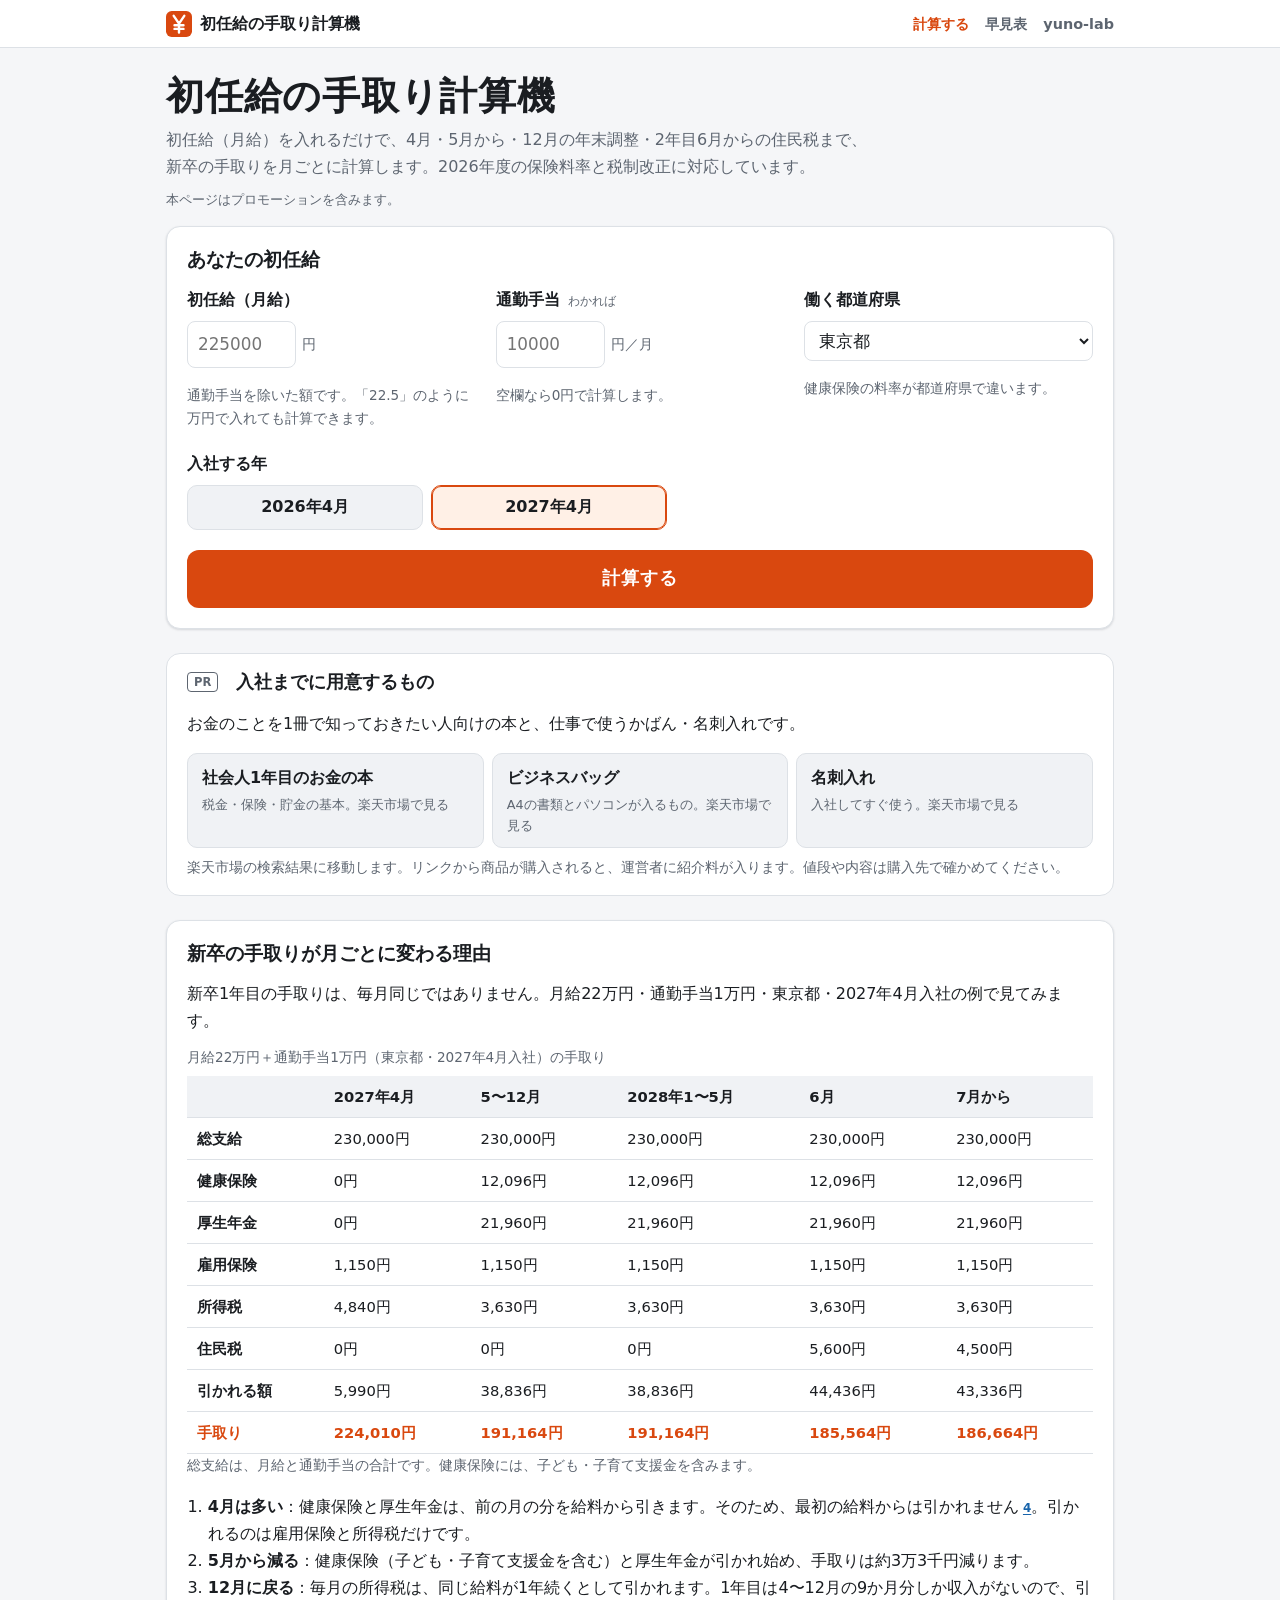
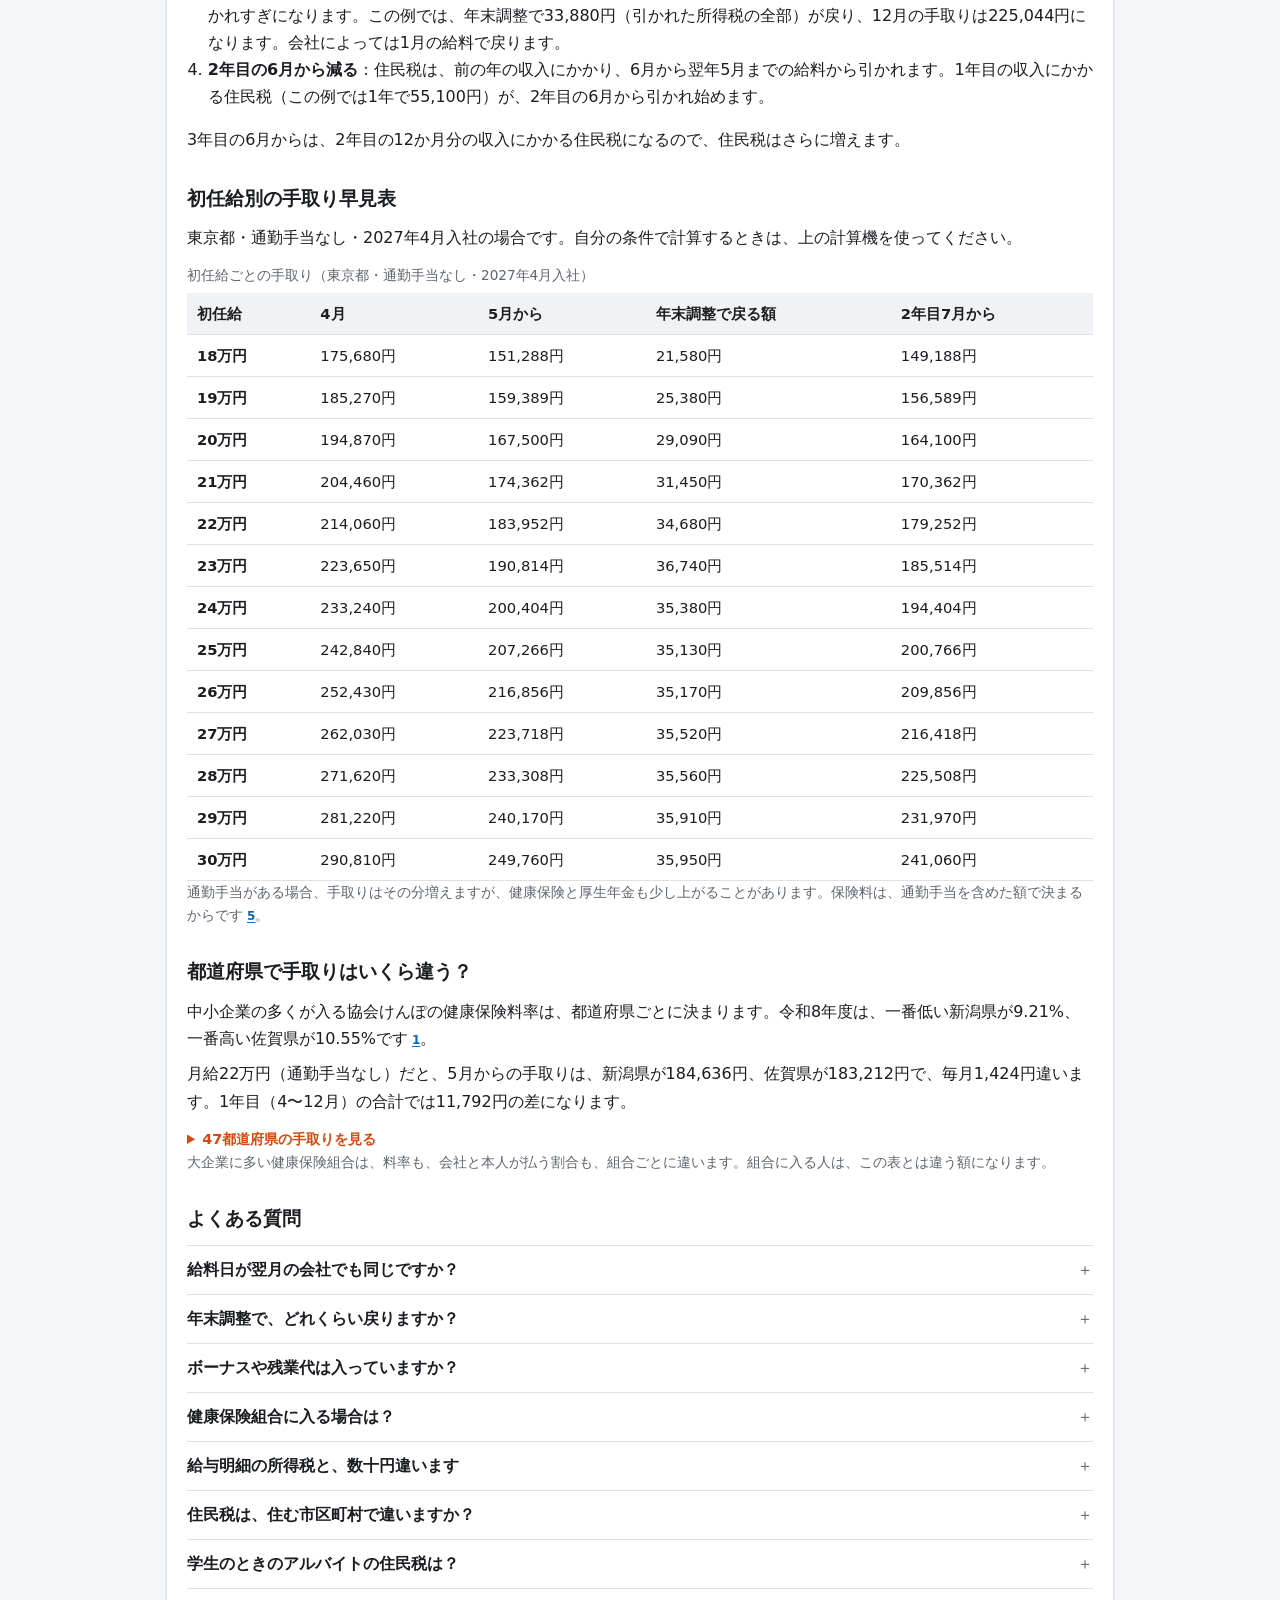
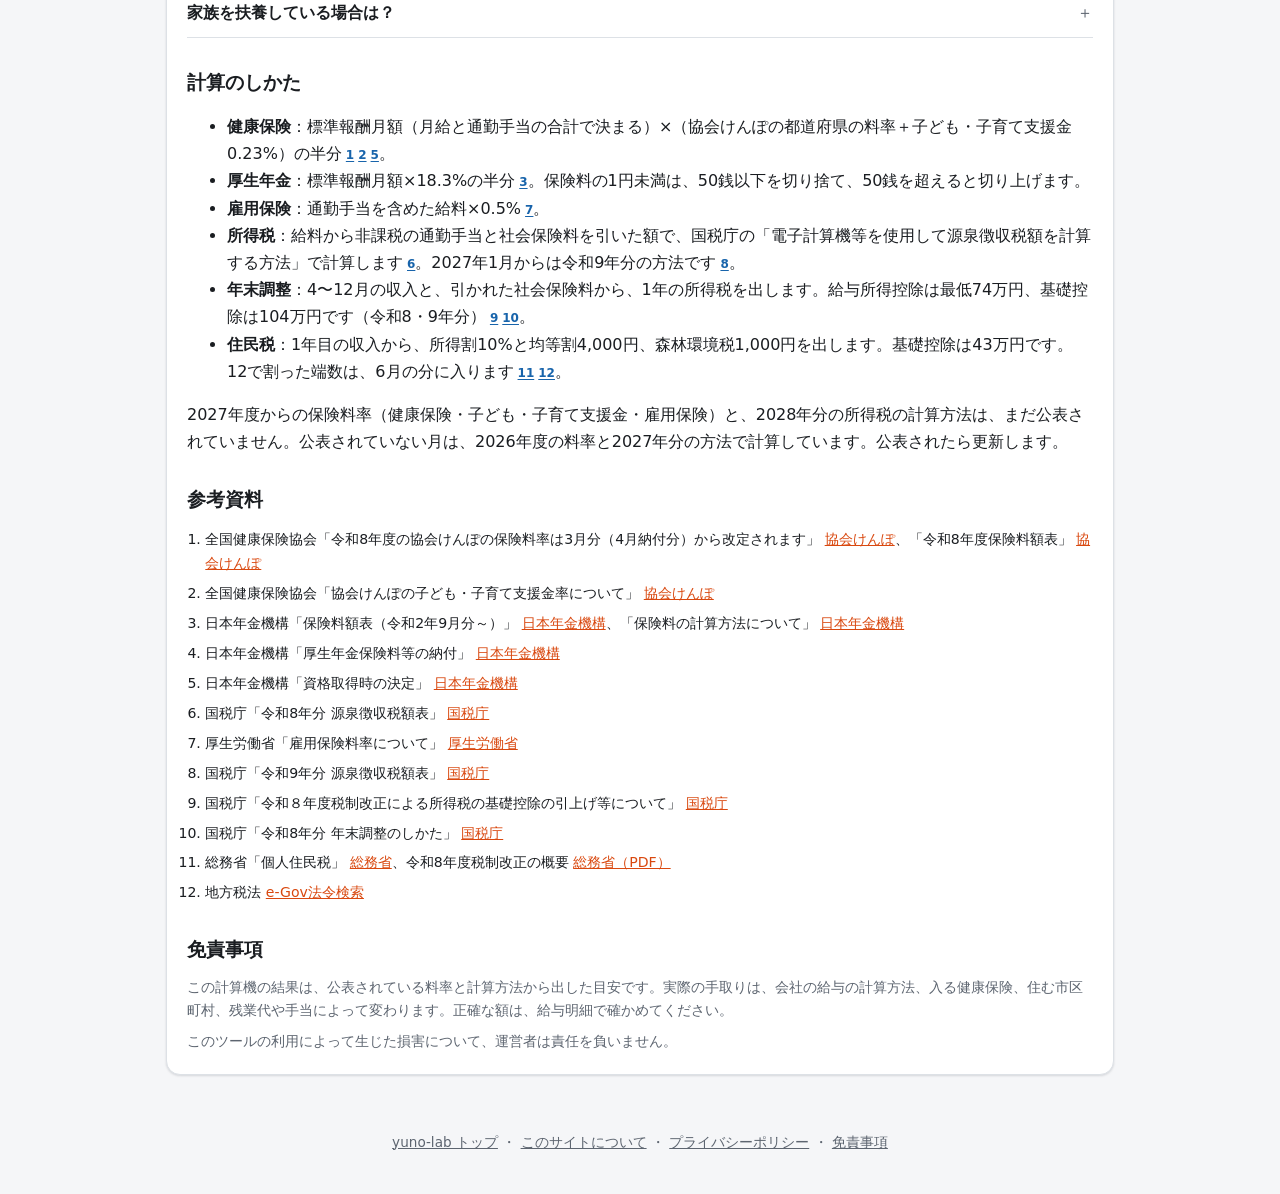
<file: index.html>
<!doctype html>
<html lang="ja">
<head>
<meta charset="utf-8">
<meta name="viewport" content="width=device-width, initial-scale=1, viewport-fit=cover">
<title>初任給の手取り計算機｜新卒の4月・5月・2年目の手取りを月ごとに</title>
<meta name="description" content="初任給（月給）を入れるだけで、新卒1年目の4月・5月から・12月の年末調整・2年目6月からの住民税まで、手取りを月ごとに計算します。2026年度の保険料率、子ども・子育て支援金、令和8年度の税制改正に対応。初任給別の早見表と、都道府県による違いの表つき。無料・登録不要。">
<link rel="canonical" href="https://yuno-lab.com/shoninkyu/">
<meta property="og:type" content="website">
<meta property="og:title" content="初任給の手取り計算機">
<meta property="og:description" content="新卒1年目の4月・5月から・12月の年末調整・2年目6月からの住民税まで、手取りを月ごとに計算します。2026年度の料率に対応。">
<meta property="og:url" content="https://yuno-lab.com/shoninkyu/">
<meta property="og:image" content="https://yuno-lab.com/shoninkyu/og.png">
<meta property="og:locale" content="ja_JP">
<meta name="twitter:card" content="summary_large_image">
<meta name="theme-color" content="#d9480f">
<link rel="icon" href="favicon.svg" type="image/svg+xml">
<link rel="stylesheet" href="css/style.css">
<script type="application/ld+json">
{
  "@context": "https://schema.org",
  "@type": "WebApplication",
  "name": "初任給の手取り計算機",
  "url": "https://yuno-lab.com/shoninkyu/",
  "description": "初任給と勤務地から、新卒1年目の4月・5月から・年末調整・2年目6月からの住民税まで、手取りを月ごとに計算するWebツール。2026年度の保険料率と令和8年度の税制改正に対応。",
  "applicationCategory": "FinanceApplication",
  "operatingSystem": "All",
  "inLanguage": "ja",
  "offers": { "@type": "Offer", "price": "0", "priceCurrency": "JPY" }
}
</script>
<script async src="https://pagead2.googlesyndication.com/pagead/js/adsbygoogle.js?client=ca-pub-7280043806672538"
     crossorigin="anonymous"></script>
</head>
<body>

<nav class="topnav" aria-label="サイト内">
  <div class="wrap">
    <a class="brand" href="index.html"><img src="favicon.svg" alt="" width="26" height="26">初任給の手取り計算機</a>
    <ul>
      <li><a class="navlink" href="index.html" aria-current="page">計算する</a></li>
      <li><a class="navlink" href="#table">早見表</a></li>
      <li><a class="navlink" href="/">yuno-lab</a></li>
    </ul>
  </div>
</nav>

<header class="site-header">
  <div class="wrap">
    <h1>初任給の手取り計算機</h1>
    <p class="lead">初任給（月給）を入れるだけで、4月・5月から・12月の年末調整・2年目6月からの住民税まで、新卒の手取りを月ごとに計算します。2026年度の保険料率と税制改正に対応しています。</p>
    <p class="pr-note">本ページはプロモーションを含みます。</p>
  </div>
</header>

<main class="wrap">

  <section class="card" id="form-section" aria-labelledby="form-title">
    <h2 id="form-title">あなたの初任給</h2>
    <form id="calc-form" novalidate>
      <p class="error" id="form-error" role="alert" hidden></p>

      <div class="field-grid">
        <label class="field">
          <span class="field-name">初任給（月給）</span>
          <span class="num"><input type="number" name="pay" inputmode="numeric" min="150000" max="1000000" step="1" placeholder="225000" required><span class="unit">円</span></span>
          <span class="hint">通勤手当を除いた額です。「22.5」のように万円で入れても計算できます。</span>
        </label>

        <label class="field">
          <span class="field-name">通勤手当<small>わかれば</small></span>
          <span class="num"><input type="number" name="commute" inputmode="numeric" min="0" max="150000" step="1" placeholder="10000"><span class="unit">円／月</span></span>
          <span class="hint">空欄なら0円で計算します。</span>
        </label>

        <label class="field">
          <span class="field-name">働く都道府県</span>
          <select name="pref" id="pref-select" class="select-wide"></select>
          <span class="hint">健康保険の料率が都道府県で違います。</span>
        </label>
      </div>

      <fieldset class="form-field">
        <legend>入社する年</legend>
        <div class="seg seg-compact">
          <label><input type="radio" name="year" value="2026"><span>2026年4月</span></label>
          <label><input type="radio" name="year" value="2027" checked><span>2027年4月</span></label>
        </div>
      </fieldset>

      <button type="submit" class="primary">計算する</button>
    </form>
  </section>

  <section id="result" aria-labelledby="result-title" hidden>
    <div class="card">
      <h2 id="result-title">毎月の手取り</h2>
      <p class="summary-meta" id="summary-meta"></p>
      <p class="big-range" id="big-range"></p>
      <ul class="summary-list fact-list" id="fact-list"></ul>
      <p id="first-year"></p>
      <div class="callout" id="why-box"></div>
      <p class="hint" id="assume-note"></p>
      <div class="actions">
        <button type="button" class="secondary" id="share-btn">リンクをコピー</button>
      </div>
      <div class="share-box" id="share-box" hidden>
        <input type="text" id="share-url" readonly aria-label="共有リンク">
        <p class="share-status" id="share-status" role="status"></p>
      </div>
    </div>

    <div class="card">
      <h2>月ごとの内訳</h2>
      <div class="table-wrap">
        <table class="data-table" id="detail-table">
          <thead></thead>
          <tbody></tbody>
        </table>
      </div>
      <p class="hint" id="detail-note"></p>
      <p class="hint" id="pref-note"></p>
    </div>
  </section>

  <section class="pr-box" aria-labelledby="pr-title">
    <h2 id="pr-title"><span class="pr-label">PR</span>入社までに用意するもの</h2>
    <p>お金のことを1冊で知っておきたい人向けの本と、仕事で使うかばん・名刺入れです。</p>
    <ul class="pr-links">
      <li><a href="https://hb.afl.rakuten.co.jp/hgc/584a279b.2b83ca67.584a279c.b426829b/?pc=https%3A%2F%2Fsearch.rakuten.co.jp%2Fsearch%2Fmall%2F%25E7%25A4%25BE%25E4%25BC%259A%25E4%25BA%25BA1%25E5%25B9%25B4%25E7%259B%25AE%2B%25E3%2581%258A%25E9%2587%2591%2F&amp;link_type=text" target="_blank" rel="nofollow sponsored noopener">社会人1年目のお金の本<small>税金・保険・貯金の基本。楽天市場で見る</small></a></li>
      <li><a href="https://hb.afl.rakuten.co.jp/hgc/584a279b.2b83ca67.584a279c.b426829b/?pc=https%3A%2F%2Fsearch.rakuten.co.jp%2Fsearch%2Fmall%2F%25E3%2583%2593%25E3%2582%25B8%25E3%2583%258D%25E3%2582%25B9%25E3%2583%2590%25E3%2583%2583%25E3%2582%25B0%2B%25E6%2596%25B0%25E7%25A4%25BE%25E4%25BC%259A%25E4%25BA%25BA%2F&amp;link_type=text" target="_blank" rel="nofollow sponsored noopener">ビジネスバッグ<small>A4の書類とパソコンが入るもの。楽天市場で見る</small></a></li>
      <li><a href="https://hb.afl.rakuten.co.jp/hgc/584a279b.2b83ca67.584a279c.b426829b/?pc=https%3A%2F%2Fsearch.rakuten.co.jp%2Fsearch%2Fmall%2F%25E5%2590%258D%25E5%2588%25BA%25E5%2585%25A5%25E3%2582%258C%2B%25E6%2596%25B0%25E7%25A4%25BE%25E4%25BC%259A%25E4%25BA%25BA%2F&amp;link_type=text" target="_blank" rel="nofollow sponsored noopener">名刺入れ<small>入社してすぐ使う。楽天市場で見る</small></a></li>
    </ul>
    <p class="hint">楽天市場の検索結果に移動します。リンクから商品が購入されると、運営者に紹介料が入ります。値段や内容は購入先で確かめてください。</p>
  </section>

  <section class="card article" aria-labelledby="about-title">
    <h2 id="about-title">新卒の手取りが月ごとに変わる理由</h2>
    <p>新卒1年目の手取りは、毎月同じではありません。月給22万円・通勤手当1万円・東京都・2027年4月入社の例で見てみます。</p>
    <div class="table-wrap">
      <table class="data-table">
        <caption>月給22万円＋通勤手当1万円（東京都・2027年4月入社）の手取り</caption>
        <thead><tr><th scope="col"></th><th scope="col">2027年4月</th><th scope="col">5〜12月</th><th scope="col">2028年1〜5月</th><th scope="col">6月</th><th scope="col">7月から</th></tr></thead>
        <tbody>
          <tr><th scope="row" class="nowrap">総支給</th><td class="cell-num">230,000円</td><td class="cell-num">230,000円</td><td class="cell-num">230,000円</td><td class="cell-num">230,000円</td><td class="cell-num">230,000円</td></tr>
          <tr><th scope="row" class="nowrap">健康保険</th><td class="cell-num">0円</td><td class="cell-num">12,096円</td><td class="cell-num">12,096円</td><td class="cell-num">12,096円</td><td class="cell-num">12,096円</td></tr>
          <tr><th scope="row" class="nowrap">厚生年金</th><td class="cell-num">0円</td><td class="cell-num">21,960円</td><td class="cell-num">21,960円</td><td class="cell-num">21,960円</td><td class="cell-num">21,960円</td></tr>
          <tr><th scope="row" class="nowrap">雇用保険</th><td class="cell-num">1,150円</td><td class="cell-num">1,150円</td><td class="cell-num">1,150円</td><td class="cell-num">1,150円</td><td class="cell-num">1,150円</td></tr>
          <tr><th scope="row" class="nowrap">所得税</th><td class="cell-num">4,840円</td><td class="cell-num">3,630円</td><td class="cell-num">3,630円</td><td class="cell-num">3,630円</td><td class="cell-num">3,630円</td></tr>
          <tr><th scope="row" class="nowrap">住民税</th><td class="cell-num">0円</td><td class="cell-num">0円</td><td class="cell-num">0円</td><td class="cell-num">5,600円</td><td class="cell-num">4,500円</td></tr>
          <tr><th scope="row" class="nowrap">引かれる額</th><td class="cell-num">5,990円</td><td class="cell-num">38,836円</td><td class="cell-num">38,836円</td><td class="cell-num">44,436円</td><td class="cell-num">43,336円</td></tr>
          <tr class="is-main"><th scope="row" class="nowrap">手取り</th><td class="cell-num">224,010円</td><td class="cell-num">191,164円</td><td class="cell-num">191,164円</td><td class="cell-num">185,564円</td><td class="cell-num">186,664円</td></tr>
        </tbody>
      </table>
    </div>
    <p class="hint">総支給は、月給と通勤手当の合計です。健康保険には、子ども・子育て支援金を含みます。</p>
    <ol>
      <li><strong>4月は多い</strong>：健康保険と厚生年金は、前の月の分を給料から引きます。そのため、最初の給料からは引かれません<a class="cite-chip" href="#ref-4">4</a>。引かれるのは雇用保険と所得税だけです。</li>
      <li><strong>5月から減る</strong>：健康保険（子ども・子育て支援金を含む）と厚生年金が引かれ始め、手取りは約3万3千円減ります。</li>
      <li><strong>12月に戻る</strong>：毎月の所得税は、同じ給料が1年続くとして引かれます。1年目は4〜12月の9か月分しか収入がないので、引かれすぎになります。この例では、年末調整で33,880円（引かれた所得税の全部）が戻り、12月の手取りは225,044円になります。会社によっては1月の給料で戻ります。</li>
      <li><strong>2年目の6月から減る</strong>：住民税は、前の年の収入にかかり、6月から翌年5月までの給料から引かれます。1年目の収入にかかる住民税（この例では1年で55,100円）が、2年目の6月から引かれ始めます。</li>
    </ol>
    <p>3年目の6月からは、2年目の12か月分の収入にかかる住民税になるので、住民税はさらに増えます。</p>

    <h2 id="table">初任給別の手取り早見表</h2>
    <p>東京都・通勤手当なし・2027年4月入社の場合です。自分の条件で計算するときは、上の計算機を使ってください。</p>
    <div class="table-wrap">
      <table class="data-table">
        <caption>初任給ごとの手取り（東京都・通勤手当なし・2027年4月入社）</caption>
        <thead><tr><th scope="col">初任給</th><th scope="col">4月</th><th scope="col">5月から</th><th scope="col">年末調整で戻る額</th><th scope="col">2年目7月から</th></tr></thead>
        <tbody>
          <tr><th scope="row" class="nowrap">18万円</th><td class="cell-num">175,680円</td><td class="cell-num">151,288円</td><td class="cell-num">21,580円</td><td class="cell-num">149,188円</td></tr>
          <tr><th scope="row" class="nowrap">19万円</th><td class="cell-num">185,270円</td><td class="cell-num">159,389円</td><td class="cell-num">25,380円</td><td class="cell-num">156,589円</td></tr>
          <tr><th scope="row" class="nowrap">20万円</th><td class="cell-num">194,870円</td><td class="cell-num">167,500円</td><td class="cell-num">29,090円</td><td class="cell-num">164,100円</td></tr>
          <tr><th scope="row" class="nowrap">21万円</th><td class="cell-num">204,460円</td><td class="cell-num">174,362円</td><td class="cell-num">31,450円</td><td class="cell-num">170,362円</td></tr>
          <tr><th scope="row" class="nowrap">22万円</th><td class="cell-num">214,060円</td><td class="cell-num">183,952円</td><td class="cell-num">34,680円</td><td class="cell-num">179,252円</td></tr>
          <tr><th scope="row" class="nowrap">23万円</th><td class="cell-num">223,650円</td><td class="cell-num">190,814円</td><td class="cell-num">36,740円</td><td class="cell-num">185,514円</td></tr>
          <tr><th scope="row" class="nowrap">24万円</th><td class="cell-num">233,240円</td><td class="cell-num">200,404円</td><td class="cell-num">35,380円</td><td class="cell-num">194,404円</td></tr>
          <tr><th scope="row" class="nowrap">25万円</th><td class="cell-num">242,840円</td><td class="cell-num">207,266円</td><td class="cell-num">35,130円</td><td class="cell-num">200,766円</td></tr>
          <tr><th scope="row" class="nowrap">26万円</th><td class="cell-num">252,430円</td><td class="cell-num">216,856円</td><td class="cell-num">35,170円</td><td class="cell-num">209,856円</td></tr>
          <tr><th scope="row" class="nowrap">27万円</th><td class="cell-num">262,030円</td><td class="cell-num">223,718円</td><td class="cell-num">35,520円</td><td class="cell-num">216,418円</td></tr>
          <tr><th scope="row" class="nowrap">28万円</th><td class="cell-num">271,620円</td><td class="cell-num">233,308円</td><td class="cell-num">35,560円</td><td class="cell-num">225,508円</td></tr>
          <tr><th scope="row" class="nowrap">29万円</th><td class="cell-num">281,220円</td><td class="cell-num">240,170円</td><td class="cell-num">35,910円</td><td class="cell-num">231,970円</td></tr>
          <tr><th scope="row" class="nowrap">30万円</th><td class="cell-num">290,810円</td><td class="cell-num">249,760円</td><td class="cell-num">35,950円</td><td class="cell-num">241,060円</td></tr>
        </tbody>
      </table>
    </div>
    <p class="hint">通勤手当がある場合、手取りはその分増えますが、健康保険と厚生年金も少し上がることがあります。保険料は、通勤手当を含めた額で決まるからです<a class="cite-chip" href="#ref-5">5</a>。</p>

    <h2 id="pref">都道府県で手取りはいくら違う？</h2>
    <p>中小企業の多くが入る協会けんぽの健康保険料率は、都道府県ごとに決まります。令和8年度は、一番低い新潟県が9.21%、一番高い佐賀県が10.55%です<a class="cite-chip" href="#ref-1">1</a>。</p>
    <p>月給22万円（通勤手当なし）だと、5月からの手取りは、新潟県が184,636円、佐賀県が183,212円で、毎月1,424円違います。1年目（4〜12月）の合計では11,792円の差になります。</p>
    <details class="more">
      <summary>47都道府県の手取りを見る</summary>
      <div class="table-wrap">
        <table class="data-table">
          <caption>5月からの手取り（通勤手当なし・2027年4月入社）。手取りの多い順</caption>
          <thead><tr><th scope="col">順位</th><th scope="col">都道府県</th><th scope="col">健康保険料率</th><th scope="col">月給22万円</th><th scope="col">月給25万円</th></tr></thead>
          <tbody>
            <tr><td class="cell-num">1</td><th scope="row" class="nowrap">新潟県</th><td class="cell-num">9.21%</td><td class="cell-num">184,636円</td><td class="cell-num">208,068円</td></tr>
            <tr><td class="cell-num">2</td><th scope="row" class="nowrap">沖縄県</th><td class="cell-num">9.44%</td><td class="cell-num">184,393円</td><td class="cell-num">207,779円</td></tr>
            <tr><td class="cell-num">3</td><th scope="row" class="nowrap">福島県</th><td class="cell-num">9.50%</td><td class="cell-num">184,327円</td><td class="cell-num">207,701円</td></tr>
            <tr><td class="cell-num">4</td><th scope="row" class="nowrap">岩手県</th><td class="cell-num">9.51%</td><td class="cell-num">184,316円</td><td class="cell-num">207,688円</td></tr>
            <tr><td class="cell-num">5</td><th scope="row" class="nowrap">茨城県</th><td class="cell-num">9.52%</td><td class="cell-num">184,305円</td><td class="cell-num">207,675円</td></tr>
            <tr><td class="cell-num">6</td><th scope="row" class="nowrap">山梨県</th><td class="cell-num">9.55%</td><td class="cell-num">184,272円</td><td class="cell-num">207,636円</td></tr>
            <tr><td class="cell-num">7</td><th scope="row" class="nowrap">富山県</th><td class="cell-num">9.59%</td><td class="cell-num">184,228円</td><td class="cell-num">207,594円</td></tr>
            <tr><td class="cell-num">8</td><th scope="row" class="nowrap">静岡県</th><td class="cell-num">9.61%</td><td class="cell-num">184,206円</td><td class="cell-num">207,568円</td></tr>
            <tr><td class="cell-num">9</td><th scope="row" class="nowrap">長野県</th><td class="cell-num">9.63%</td><td class="cell-num">184,184円</td><td class="cell-num">207,542円</td></tr>
            <tr><td class="cell-num">10</td><th scope="row" class="nowrap">埼玉県</th><td class="cell-num">9.67%</td><td class="cell-num">184,140円</td><td class="cell-num">207,490円</td></tr>
            <tr><td class="cell-num">11</td><th scope="row" class="nowrap">群馬県</th><td class="cell-num">9.68%</td><td class="cell-num">184,129円</td><td class="cell-num">207,477円</td></tr>
            <tr><td class="cell-num">12</td><th scope="row" class="nowrap">石川県</th><td class="cell-num">9.70%</td><td class="cell-num">184,117円</td><td class="cell-num">207,451円</td></tr>
            <tr><td class="cell-num">13</td><th scope="row" class="nowrap">福井県</th><td class="cell-num">9.71%</td><td class="cell-num">184,106円</td><td class="cell-num">207,438円</td></tr>
            <tr><td class="cell-num">14</td><th scope="row" class="nowrap">千葉県</th><td class="cell-num">9.73%</td><td class="cell-num">184,084円</td><td class="cell-num">207,412円</td></tr>
            <tr><td class="cell-num">15</td><th scope="row" class="nowrap">山形県</th><td class="cell-num">9.75%</td><td class="cell-num">184,062円</td><td class="cell-num">207,386円</td></tr>
            <tr><td class="cell-num">16</td><th scope="row" class="nowrap">三重県</th><td class="cell-num">9.77%</td><td class="cell-num">184,040円</td><td class="cell-num">207,360円</td></tr>
            <tr><td class="cell-num">16</td><th scope="row" class="nowrap">宮崎県</th><td class="cell-num">9.77%</td><td class="cell-num">184,040円</td><td class="cell-num">207,360円</td></tr>
            <tr><td class="cell-num">18</td><th scope="row" class="nowrap">広島県</th><td class="cell-num">9.78%</td><td class="cell-num">184,029円</td><td class="cell-num">207,347円</td></tr>
            <tr><td class="cell-num">19</td><th scope="row" class="nowrap">岐阜県</th><td class="cell-num">9.80%</td><td class="cell-num">184,007円</td><td class="cell-num">207,321円</td></tr>
            <tr><td class="cell-num">20</td><th scope="row" class="nowrap">栃木県</th><td class="cell-num">9.82%</td><td class="cell-num">183,985円</td><td class="cell-num">207,305円</td></tr>
            <tr><td class="cell-num">21</td><th scope="row" class="nowrap">青森県</th><td class="cell-num">9.85%</td><td class="cell-num">183,952円</td><td class="cell-num">207,266円</td></tr>
            <tr><td class="cell-num">21</td><th scope="row" class="nowrap">東京都</th><td class="cell-num">9.85%</td><td class="cell-num">183,952円</td><td class="cell-num">207,266円</td></tr>
            <tr><td class="cell-num">23</td><th scope="row" class="nowrap">鳥取県</th><td class="cell-num">9.86%</td><td class="cell-num">183,941円</td><td class="cell-num">207,253円</td></tr>
            <tr><td class="cell-num">24</td><th scope="row" class="nowrap">滋賀県</th><td class="cell-num">9.88%</td><td class="cell-num">183,919円</td><td class="cell-num">207,227円</td></tr>
            <tr><td class="cell-num">25</td><th scope="row" class="nowrap">京都府</th><td class="cell-num">9.89%</td><td class="cell-num">183,908円</td><td class="cell-num">207,214円</td></tr>
            <tr><td class="cell-num">26</td><th scope="row" class="nowrap">奈良県</th><td class="cell-num">9.91%</td><td class="cell-num">183,886円</td><td class="cell-num">207,188円</td></tr>
            <tr><td class="cell-num">27</td><th scope="row" class="nowrap">神奈川県</th><td class="cell-num">9.92%</td><td class="cell-num">183,875円</td><td class="cell-num">207,175円</td></tr>
            <tr><td class="cell-num">28</td><th scope="row" class="nowrap">愛知県</th><td class="cell-num">9.93%</td><td class="cell-num">183,864円</td><td class="cell-num">207,162円</td></tr>
            <tr><td class="cell-num">29</td><th scope="row" class="nowrap">島根県</th><td class="cell-num">9.94%</td><td class="cell-num">183,853円</td><td class="cell-num">207,149円</td></tr>
            <tr><td class="cell-num">30</td><th scope="row" class="nowrap">愛媛県</th><td class="cell-num">9.98%</td><td class="cell-num">183,819円</td><td class="cell-num">207,097円</td></tr>
            <tr><td class="cell-num">31</td><th scope="row" class="nowrap">秋田県</th><td class="cell-num">10.01%</td><td class="cell-num">183,786円</td><td class="cell-num">207,058円</td></tr>
            <tr><td class="cell-num">32</td><th scope="row" class="nowrap">香川県</th><td class="cell-num">10.02%</td><td class="cell-num">183,775円</td><td class="cell-num">207,055円</td></tr>
            <tr><td class="cell-num">33</td><th scope="row" class="nowrap">岡山県</th><td class="cell-num">10.05%</td><td class="cell-num">183,742円</td><td class="cell-num">207,016円</td></tr>
            <tr><td class="cell-num">33</td><th scope="row" class="nowrap">高知県</th><td class="cell-num">10.05%</td><td class="cell-num">183,742円</td><td class="cell-num">207,016円</td></tr>
            <tr><td class="cell-num">35</td><th scope="row" class="nowrap">和歌山県</th><td class="cell-num">10.06%</td><td class="cell-num">183,731円</td><td class="cell-num">207,003円</td></tr>
            <tr><td class="cell-num">35</td><th scope="row" class="nowrap">長崎県</th><td class="cell-num">10.06%</td><td class="cell-num">183,731円</td><td class="cell-num">207,003円</td></tr>
            <tr><td class="cell-num">37</td><th scope="row" class="nowrap">熊本県</th><td class="cell-num">10.08%</td><td class="cell-num">183,709円</td><td class="cell-num">206,977円</td></tr>
            <tr><td class="cell-num">37</td><th scope="row" class="nowrap">大分県</th><td class="cell-num">10.08%</td><td class="cell-num">183,709円</td><td class="cell-num">206,977円</td></tr>
            <tr><td class="cell-num">39</td><th scope="row" class="nowrap">宮城県</th><td class="cell-num">10.10%</td><td class="cell-num">183,687円</td><td class="cell-num">206,951円</td></tr>
            <tr><td class="cell-num">40</td><th scope="row" class="nowrap">福岡県</th><td class="cell-num">10.11%</td><td class="cell-num">183,676円</td><td class="cell-num">206,938円</td></tr>
            <tr><td class="cell-num">41</td><th scope="row" class="nowrap">兵庫県</th><td class="cell-num">10.12%</td><td class="cell-num">183,665円</td><td class="cell-num">206,925円</td></tr>
            <tr><td class="cell-num">42</td><th scope="row" class="nowrap">大阪府</th><td class="cell-num">10.13%</td><td class="cell-num">183,654円</td><td class="cell-num">206,912円</td></tr>
            <tr><td class="cell-num">42</td><th scope="row" class="nowrap">鹿児島県</th><td class="cell-num">10.13%</td><td class="cell-num">183,654円</td><td class="cell-num">206,912円</td></tr>
            <tr><td class="cell-num">44</td><th scope="row" class="nowrap">山口県</th><td class="cell-num">10.15%</td><td class="cell-num">183,632円</td><td class="cell-num">206,886円</td></tr>
            <tr><td class="cell-num">45</td><th scope="row" class="nowrap">徳島県</th><td class="cell-num">10.24%</td><td class="cell-num">183,543円</td><td class="cell-num">206,779円</td></tr>
            <tr><td class="cell-num">46</td><th scope="row" class="nowrap">北海道</th><td class="cell-num">10.28%</td><td class="cell-num">183,499円</td><td class="cell-num">206,727円</td></tr>
            <tr><td class="cell-num">47</td><th scope="row" class="nowrap">佐賀県</th><td class="cell-num">10.55%</td><td class="cell-num">183,212円</td><td class="cell-num">206,386円</td></tr>
          </tbody>
        </table>
      </div>
    </details>
    <p class="hint">大企業に多い健康保険組合は、料率も、会社と本人が払う割合も、組合ごとに違います。組合に入る人は、この表とは違う額になります。</p>

    <h2>よくある質問</h2>
    <div class="faq">
      <details><summary>給料日が翌月の会社でも同じですか？</summary><p>この計算機は、その月の給料をその月に払う会社（当月払い）で計算しています。4月分の給料を5月に払う会社（翌月払い）では、最初の給料から4月分の健康保険と厚生年金が引かれるので、「4月」のように多くはなりません<a class="cite-chip" href="#ref-4">4</a>。</p></details>
      <details><summary>年末調整で、どれくらい戻りますか？</summary><p>2026年の税制改正で、基礎控除と給与所得控除が大きく増えました<a class="cite-chip" href="#ref-9">9</a>。そのため、月給22万円くらいまでなら、1年目の所得税は0円になり、毎月引かれた所得税が全部戻ります。それより多い人も、引かれた分の大部分が戻ります。戻る月は、12月か1月の給料です。</p></details>
      <details><summary>ボーナスや残業代は入っていますか？</summary><p>入っていません。ボーナスからも、健康保険・厚生年金・雇用保険・所得税が引かれます。また、4〜6月の残業代が多いと、その3か月の平均で保険料が決め直され、10月の給料から保険料が上がることがあります（定時決定）。</p></details>
      <details><summary>健康保険組合に入る場合は？</summary><p>大企業に多い健康保険組合は、料率と、会社と本人の負担の割合が組合ごとに違います。この計算機は協会けんぽの料率で計算しているので、実際の手取りと違うことがあります。子ども・子育て支援金（0.23%）は、どの健康保険でも同じです<a class="cite-chip" href="#ref-2">2</a>。</p></details>
      <details><summary>給与明細の所得税と、数十円違います</summary><p>毎月の所得税の出し方は2つあり、会社によって違います。税額表（月額表）を使う方法と、計算式を使う方法（電子計算機等の特例）です<a class="cite-chip" href="#ref-6">6</a>。この計算機は計算式を使っています。どちらも正しい方法で、差は年末調整でなくなります。</p></details>
      <details><summary>住民税は、住む市区町村で違いますか？</summary><p>ほぼ同じです。ただ、均等割に上乗せをしている県や市があり、年に数百円から千円ほど高くなることがあります（東京23区は上乗せがありません）。この計算機は上乗せを入れていません。</p></details>
      <details><summary>学生のときのアルバイトの住民税は？</summary><p>入社する前の年のアルバイト収入が多かった人は、1年目の6月から住民税が引かれることがあります。2026年の収入なら、東京23区などでは119万円を超えるとかかります<a class="cite-chip" href="#ref-11">11</a>。この計算機は、アルバイトの収入がない場合です。</p></details>
      <details><summary>家族を扶養している場合は？</summary><p>この計算機は、独身で扶養している家族がいない場合です。扶養している家族がいると、所得税と住民税が少なくなります。</p></details>
    </div>

    <h2 id="method">計算のしかた</h2>
    <ul>
      <li><strong>健康保険</strong>：標準報酬月額（月給と通勤手当の合計で決まる）×（協会けんぽの都道府県の料率＋子ども・子育て支援金0.23%）の半分<a class="cite-chip" href="#ref-1">1</a><a class="cite-chip" href="#ref-2">2</a><a class="cite-chip" href="#ref-5">5</a>。</li>
      <li><strong>厚生年金</strong>：標準報酬月額×18.3%の半分<a class="cite-chip" href="#ref-3">3</a>。保険料の1円未満は、50銭以下を切り捨て、50銭を超えると切り上げます。</li>
      <li><strong>雇用保険</strong>：通勤手当を含めた給料×0.5%<a class="cite-chip" href="#ref-7">7</a>。</li>
      <li><strong>所得税</strong>：給料から非課税の通勤手当と社会保険料を引いた額で、国税庁の「電子計算機等を使用して源泉徴収税額を計算する方法」で計算します<a class="cite-chip" href="#ref-6">6</a>。2027年1月からは令和9年分の方法です<a class="cite-chip" href="#ref-8">8</a>。</li>
      <li><strong>年末調整</strong>：4〜12月の収入と、引かれた社会保険料から、1年の所得税を出します。給与所得控除は最低74万円、基礎控除は104万円です（令和8・9年分）<a class="cite-chip" href="#ref-9">9</a><a class="cite-chip" href="#ref-10">10</a>。</li>
      <li><strong>住民税</strong>：1年目の収入から、所得割10%と均等割4,000円、森林環境税1,000円を出します。基礎控除は43万円です。12で割った端数は、6月の分に入ります<a class="cite-chip" href="#ref-11">11</a><a class="cite-chip" href="#ref-12">12</a>。</li>
    </ul>
    <p>2027年度からの保険料率（健康保険・子ども・子育て支援金・雇用保険）と、2028年分の所得税の計算方法は、まだ公表されていません。公表されていない月は、2026年度の料率と2027年分の方法で計算しています。公表されたら更新します。</p>

    <h2 id="refs">参考資料</h2>
    <ol class="ref-list">
      <li id="ref-1">全国健康保険協会「令和8年度の協会けんぽの保険料率は3月分（4月納付分）から改定されます」 <a href="https://www.kyoukaikenpo.or.jp/about/business/insurance_rate/rate_prefectures/r08/index.html">協会けんぽ</a>、「令和8年度保険料額表」 <a href="https://www.kyoukaikenpo.or.jp/about/business/insurance_rate/premium_prefectures/r08/">協会けんぽ</a></li>
      <li id="ref-2">全国健康保険協会「協会けんぽの子ども・子育て支援金率について」 <a href="https://www.kyoukaikenpo.or.jp/about/business/insurance_rate/003/index.html">協会けんぽ</a></li>
      <li id="ref-3">日本年金機構「保険料額表（令和2年9月分～）」 <a href="https://www.nenkin.go.jp/service/kounen/hokenryo/ryogaku/ryogakuhyo/20200825.html">日本年金機構</a>、「保険料の計算方法について」 <a href="https://www.nenkin.go.jp/service/kounen/hokenryo/nofu/20121026.html">日本年金機構</a></li>
      <li id="ref-4">日本年金機構「厚生年金保険料等の納付」 <a href="https://www.nenkin.go.jp/service/kounen/hokenryo/nofu/nofu.html">日本年金機構</a></li>
      <li id="ref-5">日本年金機構「資格取得時の決定」 <a href="https://www.nenkin.go.jp/service/kounen/hokenryo/hoshu/20120330.html">日本年金機構</a></li>
      <li id="ref-6">国税庁「令和8年分 源泉徴収税額表」 <a href="https://www.nta.go.jp/publication/pamph/gensen/zeigakuhyo2026/01.htm">国税庁</a></li>
      <li id="ref-7">厚生労働省「雇用保険料率について」 <a href="https://www.mhlw.go.jp/stf/seisakunitsuite/bunya/0000108634.html">厚生労働省</a></li>
      <li id="ref-8">国税庁「令和9年分 源泉徴収税額表」 <a href="https://www.nta.go.jp/publication/pamph/gensen/zeigakuhyo2027/01.htm">国税庁</a></li>
      <li id="ref-9">国税庁「令和８年度税制改正による所得税の基礎控除の引上げ等について」 <a href="https://www.nta.go.jp/users/gensen/2026kiso/index.htm">国税庁</a></li>
      <li id="ref-10">国税庁「令和8年分 年末調整のしかた」 <a href="https://www.nta.go.jp/publication/pamph/gensen/nencho2026/01.htm">国税庁</a></li>
      <li id="ref-11">総務省「個人住民税」 <a href="https://www.soumu.go.jp/main_sosiki/jichi_zeisei/czaisei/czaisei_seido/150790_06.html">総務省</a>、令和8年度税制改正の概要 <a href="https://www.soumu.go.jp/main_content/001066239.pdf">総務省（PDF）</a></li>
      <li id="ref-12">地方税法 <a href="https://laws.e-gov.go.jp/law/325AC0000000226">e-Gov法令検索</a></li>
    </ol>

    <h2 id="disclaimer">免責事項</h2>
    <div class="disclaimer">
      <p>この計算機の結果は、公表されている料率と計算方法から出した目安です。実際の手取りは、会社の給与の計算方法、入る健康保険、住む市区町村、残業代や手当によって変わります。正確な額は、給与明細で確かめてください。</p>
      <p>このツールの利用によって生じた損害について、運営者は責任を負いません。</p>
    </div>
  </section>
</main>

<footer class="site-footer">
  <div class="wrap">
    <a href="/">yuno-lab トップ</a>
    <span aria-hidden="true">・</span>
    <a href="/about.html">このサイトについて</a>
    <span aria-hidden="true">・</span>
    <a href="/privacy.html">プライバシーポリシー</a>
    <span aria-hidden="true">・</span>
    <a href="#disclaimer">免責事項</a>
  </div>
</footer>

<script src="js/tk-data.js"></script>
<script src="js/tk-calc.js"></script>
<script src="js/app.js"></script>
</body>
</html>
</file>
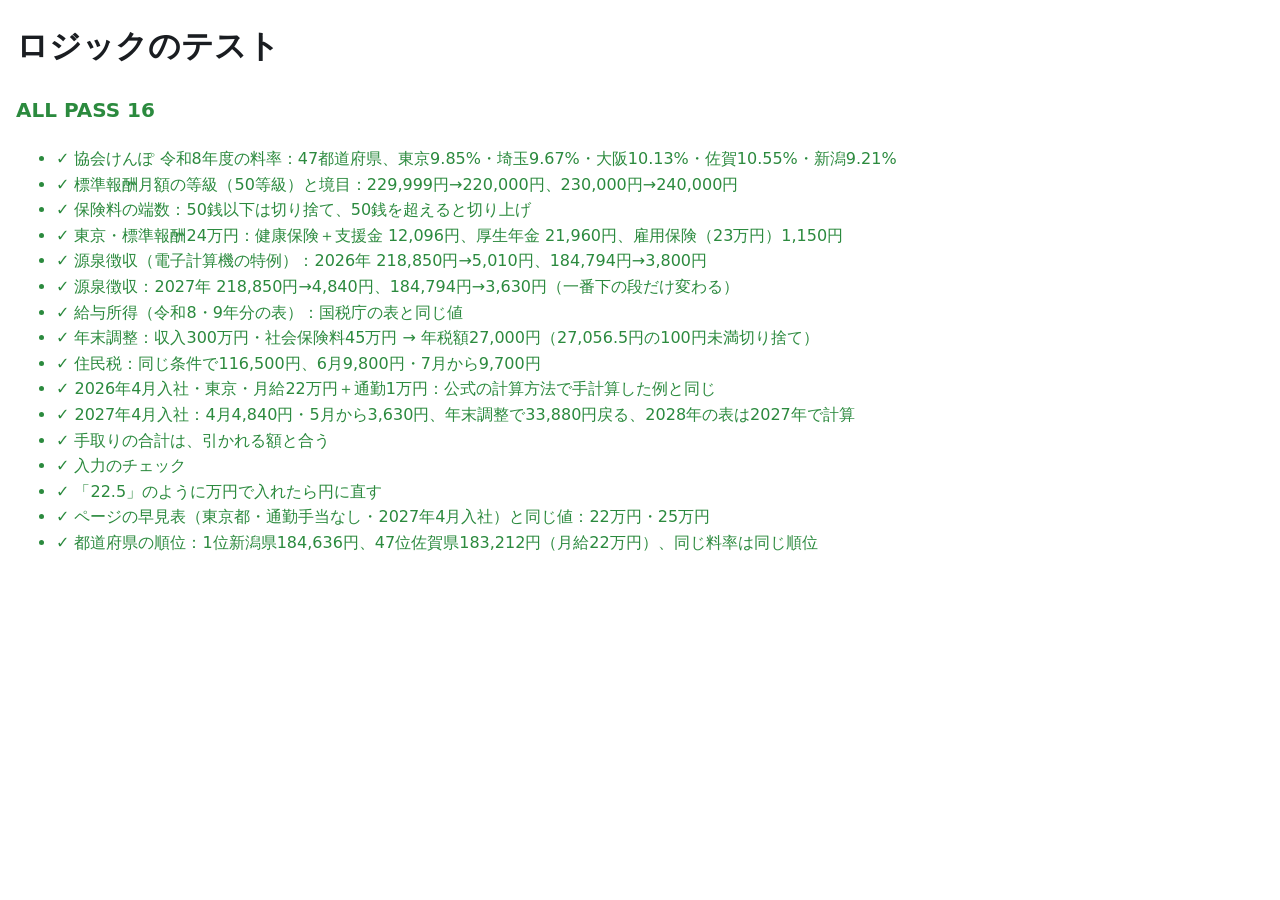
<file: tests.html>
<!doctype html>
<html lang="ja">
<head>
<meta charset="utf-8">
<meta name="viewport" content="width=device-width, initial-scale=1">
<meta name="robots" content="noindex">
<title>新卒の手取り計算機 ロジックのテスト</title>
<style>
  body { font-family: system-ui, "Yu Gothic UI", Meiryo, sans-serif; margin: 16px; line-height: 1.6; background: #fff; color: #1a1d21; }
  #summary { font-size: 1.25rem; font-weight: 700; }
  .pass { color: #2b8a3e; }
  .fail { color: #c92a2a; font-weight: 700; }
</style>
</head>
<body>
<h1>ロジックのテスト</h1>
<p id="summary">実行中…</p>
<ul id="results"></ul>

<script src="js/tk-data.js"></script>
<script src="js/tk-calc.js"></script>
<script>
(function () {
  'use strict';
  const TK = window.TK;
  const D = TK.DATA;
  const results = [];
  function test(name, fn) {
    try { fn(); results.push({ name, ok: true }); }
    catch (e) { results.push({ name, ok: false, msg: e && e.message ? e.message : String(e) }); }
  }
  function eq(a, b, label) {
    const x = JSON.stringify(a), y = JSON.stringify(b);
    if (x !== y) throw new Error((label ? label + ': ' : '') + '期待値 ' + y + ' / 実際 ' + x);
  }

  test('協会けんぽ 令和8年度の料率：47都道府県、東京9.85%・埼玉9.67%・大阪10.13%・佐賀10.55%・新潟9.21%', () => {
    eq(D.prefectures.length, 47);
    const r = c => D.prefectures.find(p => p.code === c).rate;
    eq([r('13'), r('11'), r('27'), r('41'), r('15')], [9.85, 9.67, 10.13, 10.55, 9.21]);
    eq([D.supportRate, D.pensionRate, D.employmentRate], [0.23, 18.3, 0.005]);
  });
  test('標準報酬月額の等級（50等級）と境目：229,999円→220,000円、230,000円→240,000円', () => {
    eq(D.healthGrades.length, 50);
    eq([TK.standardPay(229999), TK.standardPay(230000), TK.standardPay(50000), TK.standardPay(2000000)], [220000, 240000, 58000, 1390000]);
    eq([TK.pensionStandard(58000), TK.pensionStandard(240000), TK.pensionStandard(1390000)], [88000, 240000, 650000]);
  });
  test('保険料の端数：50銭以下は切り捨て、50銭を超えると切り上げ', () => {
    eq([TK.cashRound(5, 10), TK.cashRound(51, 100), TK.cashRound(1, 2), TK.cashRound(3, 4)], [0, 1, 0, 1]);
    // 東京の保険料額表の折半額：2,856.5円 → 2,856円（58,000円・9.85%）
    eq(TK.cashRound(58000 * 985, 20000), 2856);
  });
  test('東京・標準報酬24万円：健康保険＋支援金 12,096円、厚生年金 21,960円、雇用保険（23万円）1,150円', () => {
    eq(TK.healthShare(240000, 9.85), 12096);   // 11,820 ＋ 276
    eq(TK.pensionShare(240000), 21960);
    eq(TK.employmentShare(230000), 1150);
  });
  test('源泉徴収（電子計算機の特例）：2026年 218,850円→5,010円、184,794円→3,800円', () => {
    eq(TK.withholding(2026, 218850), 5010);
    eq(TK.withholding(2026, 184794), 3800);
    eq(TK.withholding(2026, 88000), 0);   // 控除のほうが大きいときは0円
    eq(TK.withholding(2026, 0), 0);
  });
  test('源泉徴収：2027年 218,850円→4,840円、184,794円→3,630円（一番下の段だけ変わる）', () => {
    eq(TK.withholding(2027, 218850), 4840);
    eq(TK.withholding(2027, 184794), 3630);
    eq(TK.withholding(2028, 184794), TK.withholding(2027, 184794));   // 2028年の表は未公表
  });
  test('給与所得（令和8・9年分の表）：国税庁の表と同じ値', () => {
    const cases = [[740999, 0], [741000, 1000], [2190999, 1450999], [2191000, 1451000], [2199999, 1456000],
      [2203999, 1460000], [3599999, 2437200], [3600000, 2440000], [6600000, 4840000], [7654321, 5788888]];
    cases.forEach(([s, v]) => eq(TK.salaryIncome(s), v, String(s)));
  });
  test('年末調整：収入300万円・社会保険料45万円 → 年税額27,000円（27,056.5円の100円未満切り捨て）', () => {
    const y = TK.yearEndTax(3000000, 450000);
    eq([y.income, y.taxable, y.tax], [2020000, 530000, 27000]);
    eq(TK.basicIncomeTax(4890000), 1040000);
    eq(TK.basicIncomeTax(4890001), 670000);
  });
  test('住民税：同じ条件で116,500円、6月9,800円・7月から9,700円', () => {
    const r = TK.residentTax(3000000, 450000);
    eq([r.taxable, r.city, r.pref, r.forest, r.total, r.june, r.monthly], [1140000, 69900, 45600, 1000, 116500, 9800, 9700]);
    eq(TK.residentTax(1000000, 0).total, 0);   // 給与所得26万円は非課税
  });
  test('2026年4月入社・東京・月給22万円＋通勤1万円：公式の計算方法で手計算した例と同じ', () => {
    const s = TK.simulate(TK.normalizeInput({ pay: '220000', commute: '10000', pref: '13', year: '2026' }));
    eq(s.std, 240000);
    eq(s.rows.map(r => r.net), [223840, 190994, 191164, 185564, 186664]);
    eq(s.rows.map(r => r.tax), [5010, 3800, 3630, 3630, 3630]);
    eq([s.withheld, s.yearEnd.tax, s.refund, s.decemberNet], [35410, 0, 35410, 226404]);
    eq([s.social1, s.resident.taxable, s.resident.total, s.resident.june, s.resident.monthly], [282798, 527000, 55100, 5600, 4500]);
    eq(s.assumed.length, 0);
  });
  test('2027年4月入社：4月4,840円・5月から3,630円、年末調整で33,880円戻る、2028年の表は2027年で計算', () => {
    const s = TK.simulate(TK.normalizeInput({ pay: '220000', commute: '10000', pref: '13', year: '2027' }));
    eq(s.rows.map(r => r.tax), [4840, 3630, 3630, 3630, 3630]);
    eq([s.rows[0].net, s.rows[1].net, s.refund, s.decemberNet], [224010, 191164, 33880, 225044]);
    eq([s.rows[3].net, s.rows[4].net], [185564, 186664]);
    eq(s.assumed.length, 1);
  });
  test('手取りの合計は、引かれる額と合う', () => {
    [180000, 250000, 400000].forEach(pay => {
      const s = TK.simulate(TK.normalizeInput({ pay: String(pay), commute: '15000', pref: '27', year: '2027' }));
      s.rows.forEach(r => eq(r.gross - r.deductions, r.net, pay + ' ' + r.key));
      eq(s.firstYearNet, s.rows[0].net + 8 * s.rows[1].net + s.refund);
    });
  });
  test('入力のチェック', () => {
    eq(TK.validate(TK.normalizeInput({ pay: '220000', commute: '', pref: '13', year: '2027' })), []);
    eq(TK.validate(TK.normalizeInput({ pay: '100000', commute: '200000', pref: '13', year: '2027' })).length, 2);
    eq(TK.normalizeInput({ pay: '220000', pref: 'xx', year: '1999' }), { pay: 220000, commute: 0, prefCode: '13', year: 2027 });
    eq(TK.validate(TK.normalizeInput({ pay: '', pref: '13', year: '2027' })).length, 1);
  });
  test('「22.5」のように万円で入れたら円に直す', () => {
    eq(TK.normalizeInput({ pay: '22.5', pref: '13', year: '2027' }).pay, 225000);
    eq(TK.normalizeInput({ pay: '22', pref: '13', year: '2027' }).pay, 220000);
    eq(TK.normalizeInput({ pay: '1000', pref: '13', year: '2027' }).pay, 1000);
  });
  test('ページの早見表（東京都・通勤手当なし・2027年4月入社）と同じ値：22万円・25万円', () => {
    const s22 = TK.simulate(TK.normalizeInput({ pay: '220000', commute: '', pref: '13', year: '2027' }));
    eq([s22.rows[0].net, s22.rows[1].net, s22.refund, s22.rows[4].net], [214060, 183952, 34680, 179252]);
    const s25 = TK.simulate(TK.normalizeInput({ pay: '250000', commute: '', pref: '13', year: '2027' }));
    eq([s25.rows[0].net, s25.rows[1].net, s25.refund, s25.rows[4].net], [242840, 207266, 35130, 200766]);
  });
  test('都道府県の順位：1位新潟県184,636円、47位佐賀県183,212円（月給22万円）、同じ料率は同じ順位', () => {
    const list = TK.byPrefecture(TK.normalizeInput({ pay: '220000', commute: '', pref: '13', year: '2027' }));
    eq(list.length, 47);
    eq([list[0].name, list[0].net, list[46].name, list[46].net, list[46].rank], ['新潟県', 184636, '佐賀県', 183212, 47]);
    eq(list[0].firstYearNet - list[46].firstYearNet, 11792);
    const tokyo = list.find(r => r.code === '13');
    const aomori = list.find(r => r.code === '02');
    eq([tokyo.rank, aomori.rank, tokyo.net], [21, 21, 183952]);
  });

  const failed = results.filter(r => !r.ok);
  const summary = document.getElementById('summary');
  summary.textContent = failed.length ? failed.length + ' 件失敗 / ' + results.length + ' 件' : 'ALL PASS ' + results.length;
  summary.className = failed.length ? 'fail' : 'pass';
  const list = document.getElementById('results');
  results.forEach(r => {
    const li = document.createElement('li');
    li.className = r.ok ? 'pass' : 'fail';
    li.textContent = (r.ok ? '✓ ' : '✗ ') + r.name + (r.ok ? '' : ' — ' + r.msg);
    list.appendChild(li);
  });
})();
</script>
</body>
</html>
</file>
<file: css/style.css>
/* yuno-lab ツール共通（BIG3・ボディメイク・スクワット・ベンチプレス） */

:root {
  --bg: #f5f6f8;
  --surface: #ffffff;
  --surface-2: #f0f2f5;
  --text: #1a1d21;
  --muted: #5d6570;
  --border: #dde1e6;
  --accent: #d9480f;
  --accent-hover: #bf3f0c;
  --accent-ink: #ffffff;
  --accent-soft: #fff0e6;
  --light: #1864ab;
  --light-soft: #e7f0fa;
  --test: #a61e4d;
  --test-soft: #fcebf1;
  --acc: #5f3dc4;
  --acc-soft: #efeafd;
  --error: #c92a2a;
  --error-soft: #fdecec;
  --radius: 14px;
  --shadow: 0 1px 2px rgba(16, 24, 40, .06), 0 1px 3px rgba(16, 24, 40, .08);
  color-scheme: light;
}

@media (prefers-color-scheme: dark) {
  :root {
    --bg: #0f1216;
    --surface: #171b21;
    --surface-2: #1f252c;
    --text: #e6e8eb;
    --muted: #9aa3ad;
    --border: #2b323a;
    --accent: #ff8b4d;
    --accent-hover: #ffa06b;
    --accent-ink: #1b0d05;
    --accent-soft: #2c1a10;
    --light: #74b0f0;
    --light-soft: #132436;
    --test: #f283a9;
    --test-soft: #34161f;
    --acc: #b3a1f7;
    --acc-soft: #221c38;
    --error: #ff8787;
    --error-soft: #3a1717;
    --shadow: none;
    color-scheme: dark;
  }
}

* { box-sizing: border-box; }

html { -webkit-text-size-adjust: 100%; }

body {
  margin: 0;
  background: var(--bg);
  color: var(--text);
  font-family: "Hiragino Sans", "Hiragino Kaku Gothic ProN", "Noto Sans JP", "Yu Gothic UI", "Yu Gothic", Meiryo, system-ui, sans-serif;
  font-size: 16px;
  line-height: 1.7;
  padding-top: env(safe-area-inset-top, 0px);
  padding-bottom: env(safe-area-inset-bottom, 0px);
}

[hidden] { display: none !important; }

a { color: var(--accent); }

.wrap {
  max-width: 980px;
  margin: 0 auto;
  padding-inline: 16px;
}

/* ---- ヘッダー ---- */
.site-header { padding-block: 24px 0; }
.eyebrow {
  display: inline-block;
  margin: 0 0 6px;
  padding: 2px 10px;
  border-radius: 999px;
  background: var(--accent-soft);
  color: var(--accent);
  font-size: .8rem;
  font-weight: 700;
}
.site-header h1 {
  margin: 0;
  font-size: clamp(1.7rem, 6vw, 2.4rem);
  line-height: 1.25;
  letter-spacing: .02em;
}
.lead { margin: 6px 0 0; color: var(--muted); max-width: 44em; }

main { padding-bottom: 32px; }

/* ---- カード ---- */
.card {
  background: var(--surface);
  border: 1px solid var(--border);
  border-radius: var(--radius);
  padding: 20px;
  margin-block: 16px;
  box-shadow: var(--shadow);
}
h2 { font-size: 1.2rem; margin: 0 0 12px; line-height: 1.4; display: flex; align-items: center; gap: 10px; }
.step-num {
  display: inline-grid;
  place-items: center;
  width: 1.7em;
  height: 1.7em;
  border-radius: 50%;
  background: var(--accent);
  color: var(--accent-ink);
  font-size: .85rem;
  flex: none;
}
.hint { color: var(--muted); font-size: .85rem; margin: 8px 0 0; }

/* ---- フォーム ---- */
fieldset { border: 0; margin: 0 0 20px; padding: 0; min-width: 0; }
legend { font-weight: 700; margin-bottom: 8px; padding: 0; }

.seg { display: flex; flex-wrap: wrap; gap: 8px; }
/* 選択肢は、入るなら1行に同じ幅で並べる */
.seg-compact { max-width: 480px; }
.seg label { position: relative; flex: 1 1 0; min-width: max-content; }
.seg input {
  position: absolute;
  inset: 0;
  width: 100%;
  height: 100%;
  margin: 0;
  opacity: 0;
  cursor: pointer;
}
.seg span {
  display: block;
  height: 100%;
  padding: 10px 12px;
  border: 1px solid var(--border);
  border-radius: 10px;
  background: var(--surface-2);
  text-align: center;
  font-weight: 700;
  line-height: 1.4;
  cursor: pointer;
}
.seg small { display: block; margin-top: 2px; font-weight: 400; font-size: .78rem; color: var(--muted); }
.seg input:checked + span {
  border-color: var(--accent);
  background: var(--accent-soft);
  box-shadow: inset 0 0 0 1px var(--accent);
}
.seg input:focus-visible + span { outline: 3px solid var(--accent); outline-offset: 2px; }

.lifts { display: grid; gap: 10px; margin-bottom: 20px; }
.lift-row {
  display: grid;
  grid-template-columns: 15em 1fr;
  align-items: center;
  gap: 8px 12px;
  padding: 12px;
  border: 1px solid var(--border);
  border-radius: 10px;
  background: var(--surface-2);
}
.lift-name { font-weight: 700; line-height: 1.4; white-space: nowrap; }
.lift-name small { margin-left: 6px; font-weight: 400; font-size: .75rem; color: var(--muted); }
.lift-row.is-off .inputs { opacity: .45; }
.inputs { display: flex; flex-wrap: wrap; align-items: center; gap: 8px; }
.inputs .mode-reps { display: inline-flex; flex-wrap: wrap; align-items: center; gap: 8px; }
.num { display: inline-flex; align-items: center; gap: 6px; }
.num input {
  width: 6.5em;
  padding: 8px 10px;
  border: 1px solid var(--border);
  border-radius: 8px;
  background: var(--surface);
  color: var(--text);
  font: inherit;
  font-size: 1.05rem;
  font-variant-numeric: tabular-nums;
}
.num input:focus { outline: 2px solid var(--accent); outline-offset: 1px; }
.num input:disabled { cursor: not-allowed; }
.times { color: var(--muted); }
.check { display: inline-flex; align-items: center; gap: 8px; cursor: pointer; }
.check input { width: 18px; height: 18px; margin: 0; accent-color: var(--accent); flex: none; }

@media (max-width: 560px) {
  .lift-row { grid-template-columns: 1fr; }
}

.error {
  margin: 0 0 16px;
  padding: 10px 12px;
  border-radius: 8px;
  background: var(--error-soft);
  color: var(--error);
  font-weight: 700;
}

button { font: inherit; cursor: pointer; }
.primary {
  width: 100%;
  padding: 14px 20px;
  border: 0;
  border-radius: 12px;
  background: var(--accent);
  color: var(--accent-ink);
  font-size: 1.1rem;
  font-weight: 800;
  letter-spacing: .05em;
}
.primary:hover { background: var(--accent-hover); }
.primary:focus-visible, .secondary:focus-visible { outline: 3px solid var(--accent); outline-offset: 2px; }
.secondary {
  padding: 8px 14px;
  border: 1px solid var(--border);
  border-radius: 10px;
  background: var(--surface);
  color: var(--text);
  font-weight: 700;
}
.secondary:hover { border-color: var(--accent); }
.actions { display: flex; flex-wrap: wrap; align-items: center; gap: 8px 16px; margin-top: 16px; }
.actions .secondary { font-size: .9rem; }
.actions a:not(.btn-link) { font-size: .9rem; font-weight: 700; }

/* ---- 結果: 概要 ---- */
.summary-meta { margin: -8px 0 12px; color: var(--muted); }
.summary-list {
  list-style: none;
  margin: 0;
  padding: 0;
  display: flex;
  flex-wrap: wrap;
  gap: 8px 28px;
}
.summary-list li {
  display: flex;
  flex-direction: column;
  line-height: 1.45;
}
.sum-name { font-weight: 700; }
.sum-val { font-variant-numeric: tabular-nums; }
.sum-tm { color: var(--muted); font-size: .85rem; font-variant-numeric: tabular-nums; }
.share-box { margin-top: 12px; }
.share-box input {
  width: 100%;
  padding: 8px 10px;
  border: 1px solid var(--border);
  border-radius: 8px;
  background: var(--surface-2);
  color: var(--text);
  font: inherit;
  font-size: .85rem;
}
.share-status { margin: 6px 0 0; color: var(--muted); font-size: .85rem; }

/* ---- 結果: 週タブ ---- */
.tabs {
  position: sticky;
  top: env(safe-area-inset-top, 0px);
  z-index: 5;
  display: flex;
  gap: 6px;
  margin-top: 8px;
  padding: 8px 2px;
  overflow-x: auto;
  background: var(--bg);
  scrollbar-width: thin;
}
.tab {
  flex: 0 0 auto;
  display: flex;
  flex-direction: column;
  align-items: center;
  justify-content: center;
  min-width: 56px;
  padding: 6px 10px;
  border: 1px solid var(--border);
  border-radius: 10px;
  background: var(--surface);
  color: var(--text);
  font-weight: 700;
  line-height: 1.35;
}
.tab-tag { font-size: .7rem; color: var(--muted); }
.tab.is-light .tab-tag { color: var(--light); }
.tab.is-test .tab-tag { color: var(--test); }
.tab[aria-selected="true"] { background: var(--accent); border-color: var(--accent); color: var(--accent-ink); }
.tab[aria-selected="true"] .tab-tag { color: inherit; }
.tab:focus-visible { outline: 3px solid var(--accent); outline-offset: 2px; }

/* ---- 結果: 週と日 ---- */
.week-head h3 { margin: 12px 0 4px; font-size: 1.3rem; display: flex; align-items: center; flex-wrap: wrap; gap: 8px; }
.week-note { margin: 0 0 12px; color: var(--muted); }
.days { display: grid; grid-template-columns: repeat(auto-fill, minmax(280px, 1fr)); gap: 12px; }
.day {
  padding: 16px;
  border: 1px solid var(--border);
  border-radius: var(--radius);
  background: var(--surface);
  box-shadow: var(--shadow);
}
.day-title { margin: 0 0 10px; font-size: 1.05rem; display: flex; align-items: center; gap: 8px; }
.ex-list { list-style: none; margin: 0; padding: 0; }
.ex { padding: 10px 0; border-top: 1px solid var(--border); }
.ex:first-child { padding-top: 0; border-top: 0; }
.ex-top { display: flex; align-items: baseline; gap: 4px 8px; font-weight: 700; }
.ex-part { color: var(--muted); font-size: .8rem; font-weight: 400; white-space: nowrap; }
.ex-load { display: flex; align-items: baseline; flex-wrap: wrap; gap: 4px 12px; }
.ex-weight { font-size: 1.65rem; font-weight: 800; line-height: 1.2; font-variant-numeric: tabular-nums; }
.ex-weight small { margin-left: 2px; font-size: .9rem; font-weight: 700; }
.ex-sets { font-weight: 700; }
.ex-meta { display: flex; flex-wrap: wrap; gap: 0 12px; color: var(--muted); font-size: .82rem; }

.badge {
  display: inline-block;
  padding: 1px 8px;
  border-radius: 999px;
  background: var(--accent-soft);
  color: var(--accent);
  font-size: .72rem;
  font-weight: 700;
  line-height: 1.6;
  white-space: nowrap;
}
.badge-light { background: var(--light-soft); color: var(--light); }
.badge-test { background: var(--test-soft); color: var(--test); }
.badge-acc { background: var(--acc-soft); color: var(--acc); }

.day-test { border-color: var(--test); }
.day-lead { margin: 0 0 12px; color: var(--muted); font-size: .88rem; }
.test-lift { margin-bottom: 14px; }
.test-lift h5 { margin: 0 0 4px; font-size: 1rem; }
.test-steps { margin: 0; padding-left: 1.4em; font-variant-numeric: tabular-nums; }
.test-steps li { margin: 3px 0; line-height: 1.45; }
.ts-weight { font-weight: 700; }
.ts-note { display: block; color: var(--muted); font-size: .8rem; }
.test-steps li.is-attempt .ts-weight { color: var(--test); }
.test-next { margin: 6px 0 0; font-size: .88rem; }

.warmup-note { margin-top: 16px; color: var(--muted); font-size: .85rem; }

/* ---- 解説 ---- */
.article h2 { margin-top: 32px; }
.article h2:first-child { margin-top: 0; }
.article h3 { margin: 18px 0 4px; font-size: 1rem; }
.article p { margin: 0 0 8px; }
.article ol { padding-left: 1.3em; }
.table-wrap { overflow-x: auto; margin-top: 12px; }
.plan-table { width: 100%; min-width: 320px; border-collapse: collapse; font-size: .92rem; font-variant-numeric: tabular-nums; }
.plan-table caption { text-align: left; color: var(--muted); font-size: .85rem; padding-bottom: 6px; }
.plan-table th, .plan-table td { padding: 8px 10px; border-bottom: 1px solid var(--border); text-align: left; white-space: nowrap; }
.plan-table thead th { background: var(--surface-2); }
.plan-table tr.is-light td { color: var(--light); }
.plan-table tr.is-test td { color: var(--test); }
.disclaimer { color: var(--muted); font-size: .85rem; }
.disclaimer p:last-child { margin-bottom: 0; }

/* ---- フッター ---- */
.site-footer { padding-block: 8px 40px; text-align: center; color: var(--muted); font-size: .85rem; }
.site-footer a { color: inherit; }

/* ---- プライバシーポリシーなど本文ページ ---- */
.doc h2 { margin-top: 28px; }
.doc h2:first-of-type { margin-top: 0; }
.doc ul { padding-left: 1.3em; }
.back-link { display: inline-block; margin-top: 16px; }

/* ---- 上部ナビ ---- */
.topnav { border-bottom: 1px solid var(--border); background: var(--surface); }
.topnav .wrap {
  display: flex;
  flex-wrap: wrap;
  align-items: center;
  justify-content: space-between;
  gap: 6px 16px;
  padding-block: 10px;
}
.brand { display: inline-flex; align-items: center; gap: 8px; color: var(--text); font-weight: 800; text-decoration: none; }
.brand img { width: 26px; height: 26px; }
.topnav ul { display: flex; flex-wrap: wrap; gap: 4px 16px; margin: 0; padding: 0; list-style: none; }
.navlink { color: var(--muted); font-size: .9rem; font-weight: 700; text-decoration: none; }
.navlink:hover, .navlink[aria-current="page"] { color: var(--accent); }

/* ---- 記事ページ ---- */
.post { max-width: 760px; margin-inline: auto; }
.breadcrumb { margin: 16px 0 0; color: var(--muted); font-size: .8rem; }
.breadcrumb a { color: inherit; }
.post-header h1 { margin: 8px 0; font-size: clamp(1.5rem, 5vw, 2rem); line-height: 1.4; }
.post-meta { margin: 0; color: var(--muted); font-size: .85rem; }
.post-lead { margin: 16px 0 0; font-size: 1.05rem; }
.post-body { font-size: 1.02rem; }
.post-body h2 {
  display: block;
  margin: 36px 0 12px;
  padding-bottom: 6px;
  border-bottom: 2px solid var(--accent-soft);
  font-size: 1.3rem;
}
.post-body h3 { margin: 24px 0 8px; font-size: 1.08rem; }
.post-body p { margin: 0 0 14px; }
.post-body ul, .post-body ol { margin: 0 0 14px; padding-left: 1.4em; }
.post-body li { margin: 4px 0; }
.toc { margin: 20px 0 8px; padding: 12px 16px; border-radius: 10px; background: var(--surface-2); }
.toc p { margin: 0 0 4px; font-weight: 700; }
.toc ol { margin: 0; padding-left: 1.3em; }
.toc a { color: var(--text); }
.callout { margin: 16px 0; padding: 12px 16px; border-left: 4px solid var(--accent); border-radius: 0 10px 10px 0; background: var(--accent-soft); }
.callout.warn { border-left-color: var(--test); background: var(--test-soft); }
.callout.info { border-left-color: var(--light); background: var(--light-soft); }
.callout p:last-child, .callout ul:last-child { margin-bottom: 0; }
.data-table { width: 100%; min-width: 320px; border-collapse: collapse; font-size: .92rem; font-variant-numeric: tabular-nums; }
.data-table caption { padding-bottom: 6px; color: var(--muted); font-size: .85rem; text-align: left; }
.data-table th, .data-table td { padding: 8px 10px; border-bottom: 1px solid var(--border); text-align: left; vertical-align: top; }
.data-table thead th { background: var(--surface-2); white-space: nowrap; }
.cta { margin: 36px 0 8px; padding: 20px; border-radius: var(--radius); background: var(--accent-soft); text-align: center; }
.cta p { margin: 0 0 12px; font-weight: 700; }
.btn-link {
  display: inline-block;
  padding: 12px 22px;
  border-radius: 12px;
  background: var(--accent);
  color: var(--accent-ink);
  font-weight: 800;
  text-decoration: none;
}
.btn-link:hover { background: var(--accent-hover); }
.btn-link:focus-visible { outline: 3px solid var(--accent); outline-offset: 2px; }
.section-title { display: block; margin: 32px 0 12px; font-size: 1.1rem; }
.article-list {
  display: grid;
  grid-template-columns: repeat(auto-fill, minmax(260px, 1fr));
  gap: 12px;
  margin: 0;
  padding: 0;
  list-style: none;
}
.article-list a {
  display: block;
  height: 100%;
  padding: 16px;
  border: 1px solid var(--border);
  border-radius: var(--radius);
  background: var(--surface);
  color: var(--text);
  text-decoration: none;
  box-shadow: var(--shadow);
}
.article-list a:hover { border-color: var(--accent); }
.al-title { display: block; margin-bottom: 6px; font-weight: 800; line-height: 1.45; }
.al-desc { display: block; color: var(--muted); font-size: .88rem; line-height: 1.6; }
.calc {
  display: flex;
  flex-wrap: wrap;
  align-items: center;
  gap: 8px;
  margin: 12px 0 16px;
  padding: 16px;
  border-radius: 10px;
  background: var(--surface-2);
}
.calc-result { width: 100%; margin: 4px 0 0 !important; font-size: 1.2rem; font-weight: 800; font-variant-numeric: tabular-nums; }

/* ---- 印刷 ---- */
@media print {
  :root {
    --bg: #fff; --surface: #fff; --surface-2: #f3f4f6; --text: #000; --muted: #444; --border: #bbb;
    --accent: #b33c0c; --accent-soft: #fff; --light: #14508a; --light-soft: #fff;
    --test: #8a1a40; --test-soft: #fff; --acc: #4a2fa0; --acc-soft: #fff; --shadow: none;
    color-scheme: light;
  }
  body { font-size: 11pt; }
  .topnav, .site-header .eyebrow, .lead, #form-section, .tabs, .actions, .share-box, .article, .more-articles, .site-footer, .day-test button { display: none !important; }
  .site-header { padding-block: 0; }
  .week-panel[hidden] { display: block !important; }
  .week-panel { break-after: page; }
  .days { grid-template-columns: repeat(2, 1fr); }
  .day, .ex, .test-lift { break-inside: avoid; }
}

/* ---- ボディメイク メニューメーカー専用 ---- */
.sets-table { width: 100%; border-collapse: collapse; font-size: .92rem; font-variant-numeric: tabular-nums; }
.sets-table th, .sets-table td { padding: 6px 8px; border-bottom: 1px solid var(--border); text-align: left; vertical-align: middle; }
.sets-table thead th { background: var(--surface-2); white-space: nowrap; font-size: .85rem; }
.sets-table td.cell-num { white-space: nowrap; }
.sets-bar { position: relative; height: 8px; min-width: 80px; border-radius: 999px; background: var(--surface-2); overflow: hidden; }
.sets-bar span { position: absolute; inset: 0 auto 0 0; border-radius: 999px; background: var(--accent); }
.sets-bar.is-low span { background: var(--light); }
.rules { margin: 16px 0 0; padding-left: 1.2em; font-size: .9rem; }
.rules li { margin: 4px 0; }
.ex-cue { margin: 2px 0 0; color: var(--muted); font-size: .8rem; line-height: 1.55; }
.badge-long { background: var(--acc-soft); color: var(--acc); }
.badge-part { background: var(--surface); color: var(--muted); border: 1px solid var(--border); }
.day-minutes { margin-left: auto; color: var(--muted); font-size: .85rem; font-weight: 700; white-space: nowrap; }
.ex-sets-big { font-size: 1.15rem; font-weight: 800; }
.cite { color: var(--muted); font-size: .85rem; }
.ref-list { padding-left: 1.4em; font-size: .88rem; }
.ref-list li { margin: 6px 0; word-break: break-word; }
.sets-table th[scope="row"] { white-space: nowrap; font-weight: 700; }
.sets-table td.cell-num.is-low { color: var(--light); font-weight: 700; }
@media (max-width: 480px) {
  .sets-table th:last-child, .sets-table td:last-child { display: none; }
  .sets-table th, .sets-table td { padding: 6px 6px; }
}

/* ---- スクワット伸び計算機専用 ---- */
.field-grid { display: grid; grid-template-columns: repeat(auto-fit, minmax(240px, 1fr)); gap: 16px 20px; margin-bottom: 20px; }
.field { display: flex; flex-direction: column; gap: 8px; min-width: 0; }
.field-name { font-weight: 700; }
.field-name small { margin-left: 8px; font-weight: 400; font-size: .78rem; color: var(--muted); }
.unit { color: var(--muted); font-size: .9rem; }
#reps-field { display: flex; flex-wrap: wrap; align-items: center; gap: 8px; }
#reps-field[hidden] { display: none !important; }
#reps-field .hint { width: 100%; margin: 0; }
.num input[name="liftR"] { width: 4.5em; }
.seg-mini span { padding: 6px 8px; font-size: .85rem; }
select {
  width: 100%;
  max-width: 12em;
  padding: 8px 10px;
  border: 1px solid var(--border);
  border-radius: 8px;
  background: var(--surface);
  color: var(--text);
  font: inherit;
  font-size: 1.05rem;
}
select:focus { outline: 2px solid var(--accent); outline-offset: 1px; }
.error-line { display: block; }

.big-range { display: flex; flex-direction: column; margin: 0 0 12px; line-height: 1.3; }
.big-label { color: var(--muted); font-size: .9rem; font-weight: 700; }
.big-num { font-size: clamp(2rem, 9vw, 2.8rem); font-weight: 800; color: var(--accent); font-variant-numeric: tabular-nums; }
.big-gain { font-weight: 700; font-variant-numeric: tabular-nums; }

.chart-box { max-width: 640px; margin: 4px 0 0; }
.chart { display: block; width: 100%; height: auto; }
.chart .grid { stroke: var(--border); stroke-width: 1; }
.chart .tick { fill: var(--muted); font-size: 13px; font-variant-numeric: tabular-nums; }
.chart .axis { fill: var(--muted); font-size: 12px; font-weight: 700; }
.chart .band { fill: var(--accent); fill-opacity: .16; }
.chart .line { fill: none; stroke: var(--accent); stroke-width: 2.5; }
.chart .target { stroke: var(--test); stroke-width: 2; stroke-dasharray: 7 5; }
.chart .target-label { fill: var(--test); font-size: 13px; font-weight: 700; }
.chart .dot-now { fill: var(--accent); }
.chart .end-label { fill: var(--accent); font-size: 14px; font-weight: 800; }
.chart .dot { fill: var(--surface); stroke: var(--light); stroke-width: 2; }
.chart .dot-num { fill: var(--light); font-size: 10px; font-weight: 800; }
.chart .you { stroke: var(--test); stroke-width: 2; stroke-dasharray: 5 4; }
.chart .you-label { fill: var(--test); font-size: 13px; font-weight: 700; }

.rate-notes { margin: 12px 0 0; padding-left: 1.2em; font-size: .92rem; }
.rate-notes li { margin: 4px 0; }
.cite-chip {
  margin-left: 4px;
  color: var(--light);
  font-size: .75rem;
  font-weight: 700;
  text-underline-offset: 2px;
  white-space: nowrap;
}
.cite-none { color: var(--muted); font-weight: 400; }

.verdict { margin-top: 16px; padding: 12px 16px; border-radius: 10px; border-left: 4px solid var(--accent); background: var(--accent-soft); }
.verdict p { margin: 0 0 6px; }
.verdict p:last-child { margin-bottom: 0; }
.verdict-title { font-size: 1.1rem; font-weight: 800; }
.verdict-likely { border-left-color: #2b8a3e; background: rgba(43, 138, 62, .1); }
.verdict-beyond { border-left-color: var(--test); background: var(--test-soft); }

.study-list { list-style: none; margin: 8px 0 0; padding: 0; }
.study { padding: 8px 0; border-top: 1px solid var(--border); }
.study:first-child { border-top: 0; }
.study-top { display: flex; flex-wrap: wrap; align-items: baseline; justify-content: space-between; gap: 4px 12px; }
.study-ratio { font-weight: 800; }
.study-ref { font-size: .85rem; font-weight: 700; }
.study p { margin: 2px 0 0; }
.study-who { color: var(--muted); font-size: .88rem; }
.study-result { font-weight: 700; font-variant-numeric: tabular-nums; }
.study-yours { color: var(--accent); font-weight: 700; font-size: .92rem; white-space: nowrap; }
.more-link { margin: 12px 0 0; font-size: .9rem; }
.method-list { margin: 12px 0 0; padding-left: 1.2em; font-size: .92rem; }
.method-list li { margin: 4px 0; }
.study-table td, .study-table th { white-space: nowrap; }
.study-table td.wrap { white-space: normal; min-width: 12em; }

@media (max-width: 560px) {
  .chart .tick { font-size: 22px; }
  .chart .axis { font-size: 20px; }
  .chart .target-label, .chart .you-label { font-size: 22px; }
  .chart .end-label { font-size: 24px; }
  .chart .dot { r: 13px; }
  .chart .dot-num { font-size: 14px; }
}

@media print {
  .chart-box, .study-list, .rules, .method-list, .more-link, .verdict { break-inside: avoid; }
  .cite-chip { display: none; }
}

/* ---- スクワット プログラムメーカー専用 ---- */
.select-wide { max-width: 100%; }
.fact-list { grid-template-columns: repeat(auto-fit, minmax(200px, 1fr)); }
.fact-list li { gap: 2px; }
.fact-name { color: var(--muted); font-size: .8rem; font-weight: 700; }
.fact-val { font-weight: 800; font-variant-numeric: tabular-nums; }
.progress-row { display: flex; flex-wrap: wrap; align-items: center; gap: 4px 12px; margin: 14px 0 0; font-weight: 700; }
.link-btn { padding: 0; border: 0; background: none; color: var(--accent); font-size: .85rem; font-weight: 700; text-decoration: underline; }

.warmup { margin: 0 0 10px; font-size: .85rem; }
.warmup summary { display: flex; flex-wrap: wrap; gap: 2px 10px; cursor: pointer; list-style: none; }
.warmup summary::-webkit-details-marker { display: none; }
.warmup summary::before { content: '▸'; color: var(--muted); }
.warmup[open] summary::before { content: '▾'; }
.wu-title { font-weight: 700; }
.wu-line { color: var(--muted); font-variant-numeric: tabular-nums; }
.wu-step { white-space: nowrap; }
.wu-list { margin: 6px 0 0; padding-left: 1.6em; font-variant-numeric: tabular-nums; }
.wu-list li { margin: 2px 0; }
.wu-list .ts-note { display: inline; margin-left: 8px; }

.badge-var { background: var(--test-soft); color: var(--test); }
.ex-top { flex-wrap: wrap; }

.day-title { flex-wrap: wrap; }
.day-title .day-minutes { margin-left: auto; }
.done-label { display: inline-flex; align-items: center; gap: 4px; margin-left: 4px; font-size: .82rem; font-weight: 700; color: var(--muted); cursor: pointer; white-space: nowrap; }
.done-check { width: 18px; height: 18px; margin: 0; accent-color: var(--accent); }
.day.is-done { opacity: .6; }
.day.is-done .done-label { color: var(--accent); }

.next-cycle { margin-top: 12px; padding-top: 10px; border-top: 1px solid var(--border); }
.next-label { display: flex; flex-wrap: wrap; align-items: center; gap: 6px 10px; font-size: .88rem; font-weight: 700; }
.next-label .num input { width: 6em; }
.next-out { margin: 6px 0; font-weight: 800; font-variant-numeric: tabular-nums; }
.next-cycle .secondary { font-size: .88rem; }

@media print {
  .done-label, .next-cycle, .progress-row, .link-btn { display: none !important; }
  .day.is-done { opacity: 1; }
  .warmup summary::before { content: none; }
}

/* 長い種目名はカードの中で折り返す */
.ex-name { overflow-wrap: anywhere; }

/* ---- ベンチプレス伸び計算機専用 ---- */
.data-table .cell-num { white-space: nowrap; font-variant-numeric: tabular-nums; }
.data-table tr.is-main th, .data-table tr.is-main td { color: var(--accent); font-weight: 800; }
#formula-box p { margin: 0 0 8px; }
.actions .btn-link { padding: 10px 18px; }

/* ---- よくある質問（開いて読む） ---- */
.faq { margin: 0; }
.faq details { border-bottom: 1px solid var(--border); }
.faq details:first-child { border-top: 1px solid var(--border); }
.faq summary {
  display: flex;
  justify-content: space-between;
  gap: 12px;
  padding: 12px 0;
  font-weight: 700;
  line-height: 1.5;
  cursor: pointer;
  list-style: none;
}
.faq summary::-webkit-details-marker { display: none; }
.faq summary::after { content: '＋'; flex: none; color: var(--muted); font-weight: 400; }
.faq details[open] summary::after { content: '－'; }
.faq details > :not(summary) { margin: 0 0 12px; }
.faq summary:focus-visible { outline: 3px solid var(--accent); outline-offset: 2px; }

/* ---- 開いて見る表 ---- */
.more { margin-top: 12px; }
.more > summary { color: var(--accent); font-size: .9rem; font-weight: 700; cursor: pointer; }
.more > summary:focus-visible { outline: 3px solid var(--accent); outline-offset: 2px; }
.more[open] > summary { margin-bottom: 4px; }

/* ---- 記事への小さなリンク ---- */
.link-list { display: flex; flex-wrap: wrap; gap: 4px 20px; margin: 0; padding: 0; list-style: none; font-size: .92rem; }

/* ---- 入力欄（MAXがわからないときのリンク・折りたたんだ設定） ---- */
.form-field { margin-bottom: 20px; }
.field .link-btn, .mode-line .link-btn { align-self: flex-start; text-align: left; }
.mode-line { margin: -8px 0 20px; }
.form-more { margin: 0 0 20px; }
.form-more > .field-grid { margin: 12px 0 0; }
.form-more > fieldset { margin: 12px 0 0; }
.field-grid > fieldset { margin: 0; }

/* 紹介リンク（アフィリエイト）。広告であることがわかるように「PR」をつける */
.pr-note { margin: 8px 0 0; color: var(--muted); font-size: .8rem; }
.pr-box { margin: 24px 0; padding: 16px 20px; border: 1px solid var(--border); border-radius: var(--radius); background: var(--surface); }
.pr-box h2, .pr-box .pr-title { margin: 0 0 8px; font-size: 1.1rem; font-weight: 800; }
.pr-label { display: inline-block; margin-right: 8px; padding: 0 6px; border: 1px solid var(--muted); border-radius: 4px; color: var(--muted); font-size: .72rem; font-weight: 700; line-height: 1.6; vertical-align: middle; }
.pr-links { display: grid; grid-template-columns: repeat(auto-fit, minmax(200px, 1fr)); gap: 8px; margin: 12px 0 0; padding: 0; list-style: none; }
.pr-box ul.pr-links { padding-left: 0; }
.pr-links a { display: block; height: 100%; padding: 10px 14px; border: 1px solid var(--border); border-radius: 10px; background: var(--surface-2); color: var(--text); font-weight: 700; text-decoration: none; }
.pr-links a:hover { border-color: var(--accent); }
.pr-links small { display: block; margin-top: 2px; color: var(--muted); font-size: .8rem; font-weight: 400; }
.pr-items a { display: flex; align-items: center; gap: 12px; }
.pr-items img { flex: none; width: 72px; height: 72px; border-radius: 8px; background: #fff; object-fit: contain; }
@media print { .pr-box, .pr-note { display: none !important; } }
.select-wide { width: 100%; max-width: 100%; }
.sub-result { margin-top: 20px; }
/* 表の行見出しを1行にする（狭い画面では表を横にスクロール） */
.data-table th.nowrap { white-space: nowrap; }
</file>
